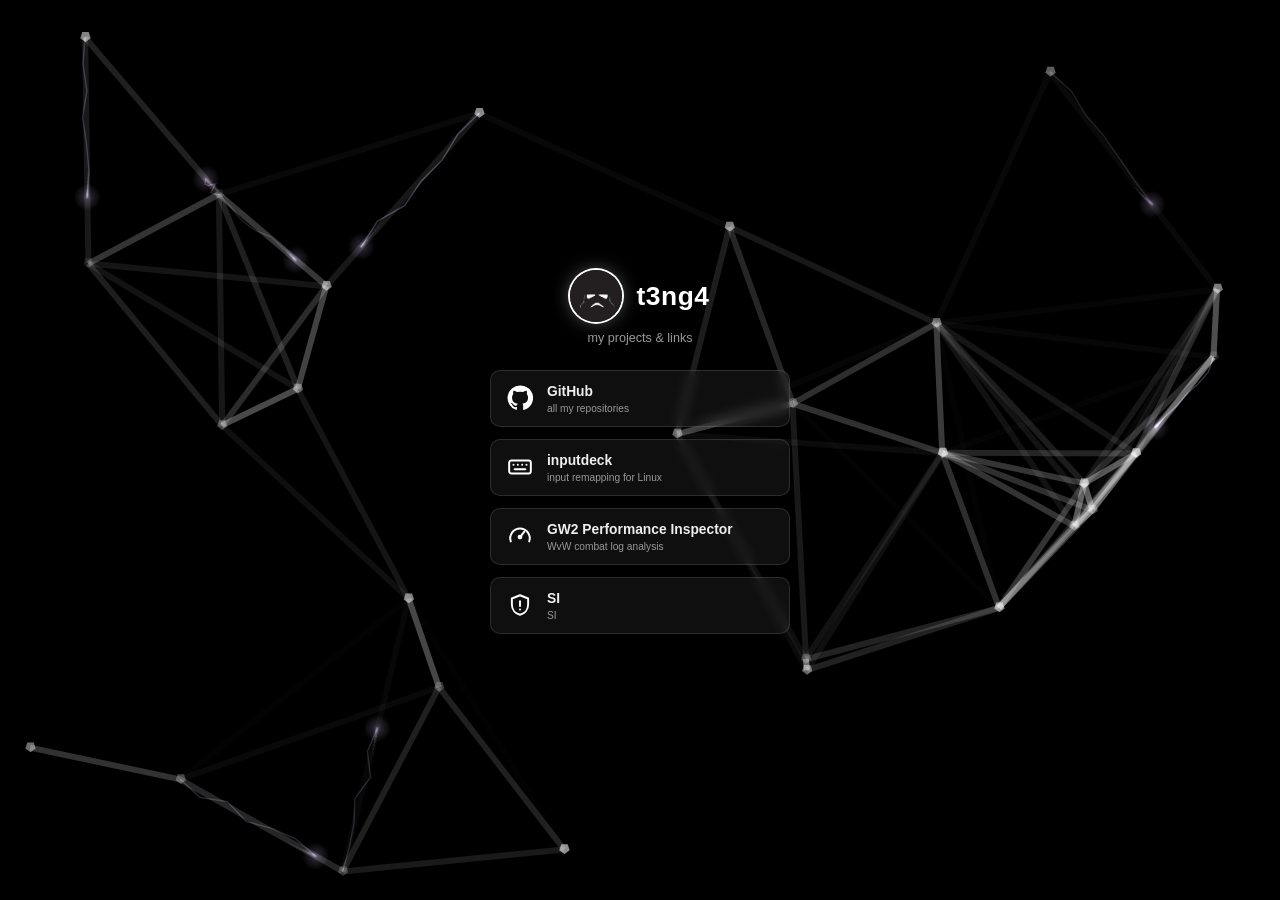
<file: index.html>
<!DOCTYPE html>
<html lang="en">
<head>
  <meta charset="utf-8">
  <title>t3ng4</title>
  <meta name="description" content="here my link tree.">
  <meta name="author" content="t3ng4" />
  <meta name="viewport" content="width=device-width, initial-scale=1.0">
  <link rel="stylesheet" media="screen" href="css/style.css?v=10">
</head>
<body>

<div id="particles-js"></div>

<div class="page">
  <main class="card" id="card"></main>
</div>

<noscript>
  <p class="nojs">This page needs JavaScript. My projects are on <a href="https://github.com/t3ng4">GitHub</a>.</p>
</noscript>

<script src="js/lib/particles.min.js?v=10"></script>
<script src="js/icons.js?v=10"></script>
<script src="js/card.js?v=10"></script>
<script src="js/effects.js?v=10"></script>
<script src="js/network.js?v=10"></script>
<script src="js/app.js?v=10"></script>

</body>
</html>
</file>
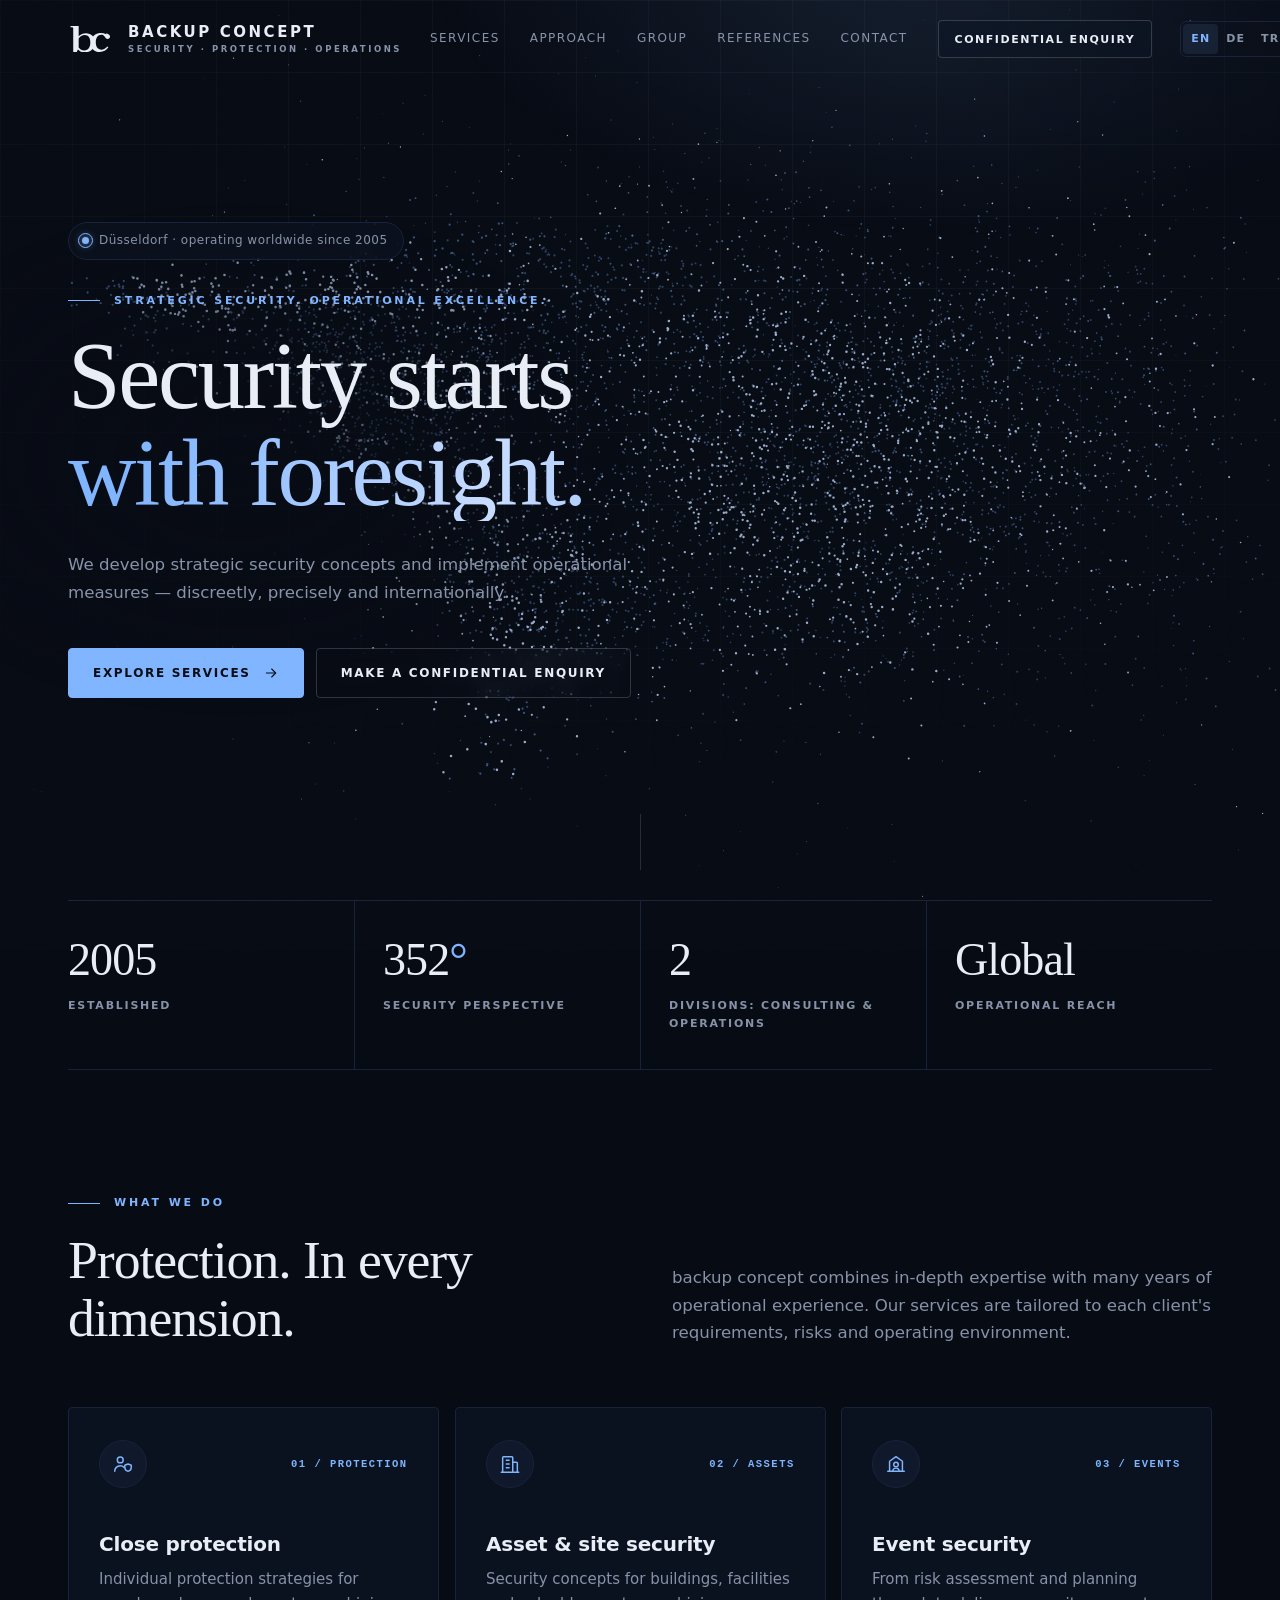
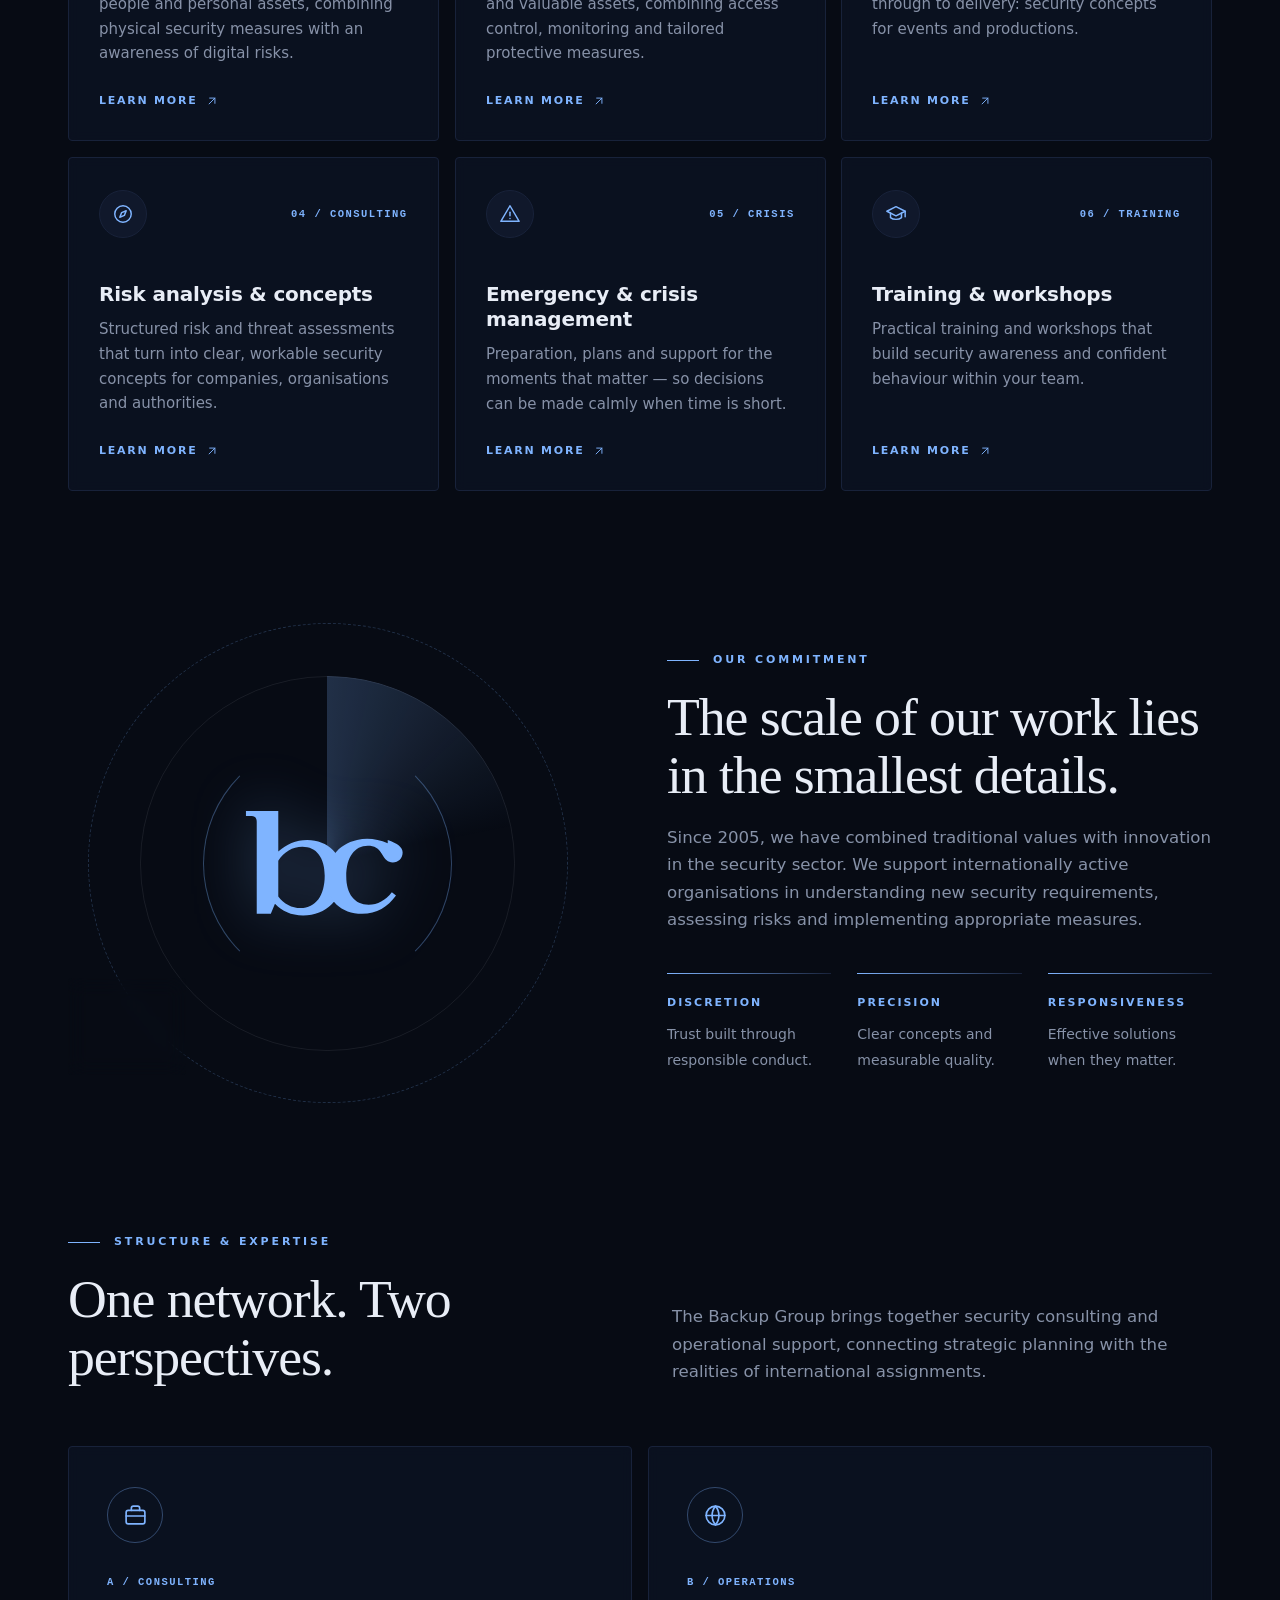
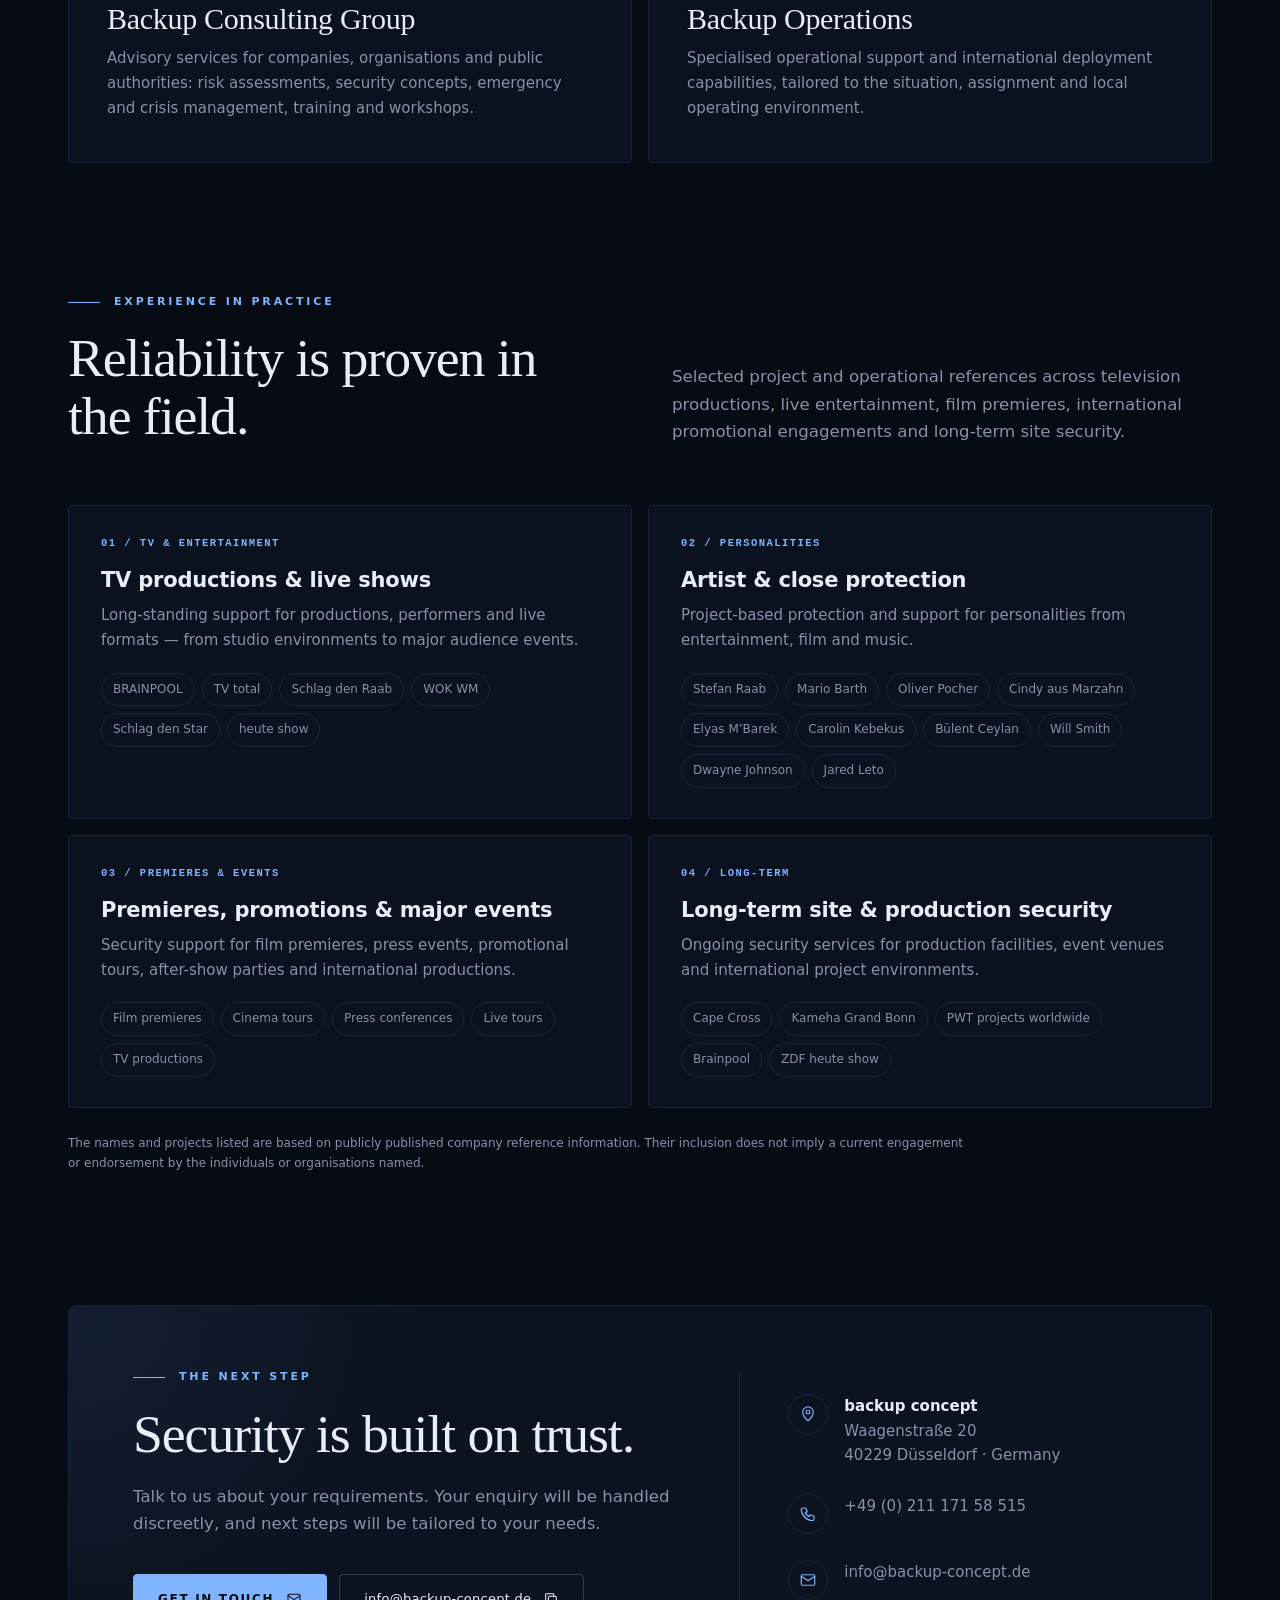
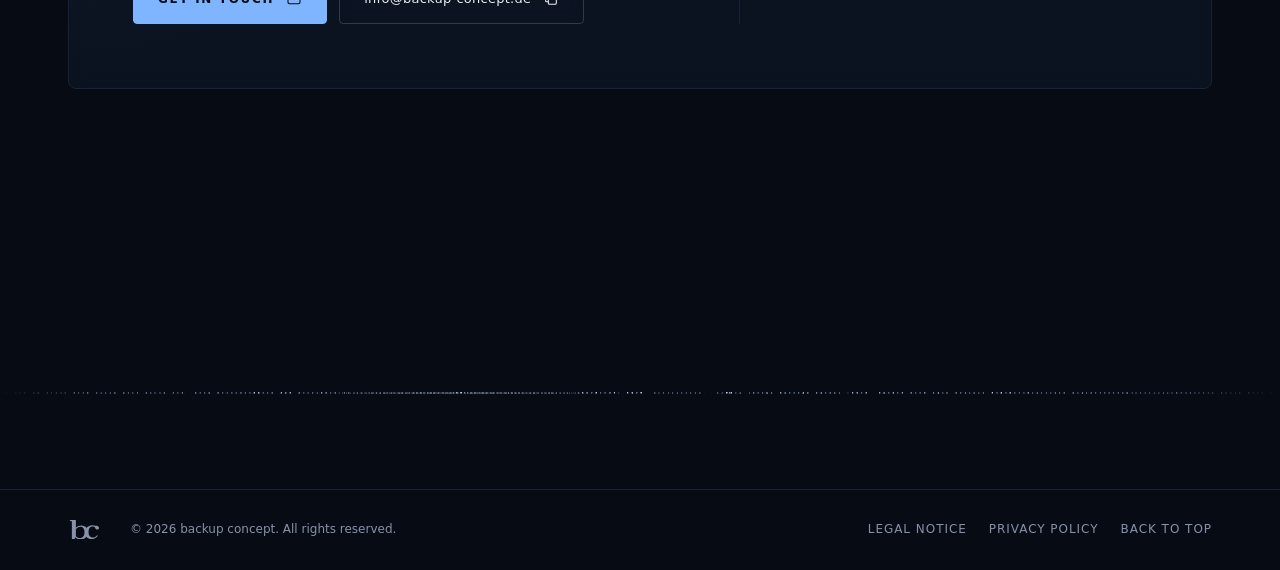
<file: bc/index.html>
<!DOCTYPE html>
<html lang="en" data-mode="dark">
<head>
  <meta charset="utf-8">
  <meta name="viewport" content="width=device-width, initial-scale=1">
  <title>backup concept</title>
  <meta name="description" content="">
  <meta name="color-scheme" content="dark light">
  <meta name="theme-color" content="#0a0f14">
  <link rel="icon" href="data:image/svg+xml,%3Csvg xmlns='http://www.w3.org/2000/svg' viewBox='-20 -45 260 216'%3E%3Crect x='-20' y='-45' width='260' height='216' rx='46' fill='%230a0f14'/%3E%3Cg fill='%23c8a96e'%3E%3Cpath d='M25 13c0-5-2-7-8-7h-5V0h39v49c10-9 21-14 35-14 25 0 43 18 43 43 0 28-20 48-48 48-15 0-25-5-34-14l-5 12H25V13zm26 47v43c7 9 16 14 27 14 18 0 29-15 29-39 0-22-10-35-27-35-12 0-22 6-29 17z'/%3E%3Cpath d='M183 39c-12-5-24-7-37-4-23 5-37 24-37 47 0 26 18 42 43 42 18 0 31-8 41-22l-5-4c-8 10-17 15-28 15-17 0-27-13-27-34 0-23 10-37 26-37 8 0 13 3 17 10 4 7 7 10 13 10 7 0 12-5 12-12 0-6-6-11-18-15z'/%3E%3C/g%3E%3C/svg%3E">
  <link rel="stylesheet" href="css/site.css">
</head>
<body>

<div id="particles-js" aria-hidden="true"></div>
<div class="bg-grid" aria-hidden="true"></div>
<div id="cursor-glow" aria-hidden="true"></div>
<div class="bg-overlay" aria-hidden="true"></div>

<header id="nav" class="nav"></header>
<main id="app"></main>

<div id="skyline-band" class="skyline-band" aria-hidden="true" hidden></div>
<footer id="footer" class="footer"></footer>

<noscript><p class="nojs">This site needs JavaScript. · Diese Seite benötigt JavaScript.</p></noscript>

<script src="js/lib/particles.min.js"></script>
<script src="js/icons.js"></script>
<script src="js/defaults.js"></script>
<script src="js/network.js"></script>
<script src="js/world-data.js"></script>
<script src="js/world.js"></script>
<script src="js/skyline.js"></script>
<script src="js/render.js"></script>
<script src="js/fx.js"></script>
<script src="js/app.js"></script>
</body>
</html>
</file>
<file: css/style.css>
html,body,div,span,object,iframe,h1,h2,h3,h4,h5,h6,p,blockquote,pre,abbr,address,cite,code,del,dfn,em,img,ins,kbd,q,samp,small,strong,sub,sup,var,b,i,dl,dt,dd,ol,ul,li,fieldset,form,label,legend,table,caption,tbody,tfoot,thead,tr,th,td,article,aside,canvas,details,figcaption,figure,footer,header,hgroup,menu,nav,section,summary,time,mark,audio,video{margin:0;padding:0;border:0;outline:0;font-size:100%;vertical-align:baseline;background:transparent}
body{line-height:1}
article,aside,details,figcaption,figure,footer,header,hgroup,menu,nav,section{display:block}
nav ul{list-style:none}
blockquote,q{quotes:none}
blockquote:before,blockquote:after,q:before,q:after{content:none}
a{margin:0;padding:0;font-size:100%;vertical-align:baseline;background:transparent;text-decoration:none}
mark{background-color:#ff9;color:#000;font-style:italic;font-weight:bold}
del{text-decoration:line-through}
abbr[title],dfn[title]{border-bottom:1px dotted;cursor:help}
table{border-collapse:collapse;border-spacing:0}
hr{display:block;height:1px;border:0;border-top:1px solid #ccc;margin:1em 0;padding:0}
input,select{vertical-align:middle}
li{list-style:none}

html,body{
	width:100%;
	height:100%;
	background:#000;
}

html{
  -webkit-tap-highlight-color: rgba(0, 0, 0, 0);
}

body{
  font:normal 75% Arial, Helvetica, sans-serif;
}

canvas{
  display:block;
  vertical-align:bottom;
}

#particles-js{
  position: fixed;
  inset: 0;
  z-index: 0;
  background-color: #000000;
}

.page{
  position: relative;
  z-index: 2;
  min-height: 100vh;
  display: flex;
  align-items: center;
  justify-content: center;
  padding: 40px 16px;
  box-sizing: border-box;
  pointer-events: none;
}

.card{
  --accent: #ffffff;
  --accent-rgb: 255,255,255;
  --card-bg: transparent;
  --link-bg: #2e2e2e;
  --avatar-size: 52px;
  --avatar-radius: 50%;
  --ring: 0 0 0 2px var(--accent);
  --av-int: .5;
  --av-speed: 1;
  position: relative;
  pointer-events: auto;
  width: min(340px, 100%);
  padding: 24px 20px 20px;
  box-sizing: border-box;
  background: var(--card-bg);
  border-radius: 12px;
  text-align: center;
  color: #ddd;
  font-family: "Source Sans Pro", Helvetica, Arial, sans-serif;
}

.card.columns{
  width: min(780px, 100%);
}

.card .card-head{
  display: flex;
  align-items: center;
  justify-content: center;
  gap: 14px;
  margin-bottom: 8px;
}

.card .avatar-wrap{
  position: relative;
  display: inline-flex;
  flex: none;
}

.card .avatar-wrap[hidden]{
  display: none;
}

.card .avatar{
  width: var(--avatar-size);
  height: var(--avatar-size);
  border-radius: var(--avatar-radius);
  object-fit: cover;

  box-shadow: 0 0 0 2px var(--accent), 0 0 18px rgba(var(--accent-rgb), .35);
}

.card.no-ring{
  --ring: 0 0 0 0 transparent;
}

.card.no-ring .avatar{
  box-shadow: none;
}

.card.avatar-pulse .avatar{
  animation: fx-av-pulse calc(2.6s / var(--av-speed)) ease-in-out infinite;
}

.card.avatar-glow .avatar{
  box-shadow: var(--ring),
              0 0 calc(10px + 40px * var(--av-int)) rgba(var(--accent-rgb), calc(.3 + .6 * var(--av-int)));
}

.card.avatar-rotate .avatar-wrap::before{
  content: "";
  position: absolute;
  inset: calc(-4px - 8px * var(--av-int));
  border-radius: var(--avatar-radius);
  border: 2px dashed rgba(var(--accent-rgb), calc(.4 + .6 * var(--av-int)));
  animation: fx-spin calc(14s / var(--av-speed)) linear infinite;
}

.card.avatar-spin-ring .avatar-wrap::before,
.card.avatar-rainbow .avatar-wrap::before{
  content: "";
  position: absolute;
  inset: calc(-3px - 6px * var(--av-int));
  border-radius: 50%;
  background: conic-gradient(var(--accent), transparent 70%, var(--accent));
  -webkit-mask: radial-gradient(farthest-side, transparent calc(100% - 3px), #000 calc(100% - 3px));
  mask: radial-gradient(farthest-side, transparent calc(100% - 3px), #000 calc(100% - 3px));
  opacity: calc(.4 + .6 * var(--av-int));
  animation: fx-spin calc(3s / var(--av-speed)) linear infinite;
}

.card.avatar-rainbow .avatar-wrap::before{
  background: conic-gradient(#ff595e, #ffca3a, #8ac926, #1982c4, #6a4c93, #ff595e);
}

.card.avatar-orbit .avatar-wrap::after{
  content: "";
  position: absolute;
  inset: calc(-6px - 10px * var(--av-int));
  border-radius: 50%;
  background: radial-gradient(circle at 50% 4px, var(--accent) 0 3px, rgba(var(--accent-rgb), .3) 4px 6px, transparent 7px);
  animation: fx-spin calc(4s / var(--av-speed)) linear infinite;
}

.card.avatar-breathe .avatar{
  animation: fx-av-breathe calc(4s / var(--av-speed)) ease-in-out infinite;
}

.card.avatar-float .avatar-wrap{
  animation: fx-av-float calc(3s / var(--av-speed)) ease-in-out infinite;
}

.card.avatar-heartbeat .avatar{
  animation: fx-av-heart calc(1.4s / var(--av-speed)) ease-in-out infinite;
}

.card.avatar-wobble .avatar{
  animation: fx-av-wobble calc(2.4s / var(--av-speed)) ease-in-out infinite;
}

.card h1{
  font-size: 2.2em;
  font-weight: bold;
  color: #fff;
  letter-spacing: .02em;
}

.card .tagline{
  min-height: 1.4em;
  font-size: 1.05em;
  line-height: 1.4;
  color: #999;
  margin-bottom: 22px;
}

.card .tagline.typing::after{
  content: "\258D";
  margin-left: 1px;
  color: var(--accent);
  animation: fx-blink .8s steps(1) infinite;
}

.card .sections{
  display: grid;
  gap: 20px;
}

.card.columns .sections{
  grid-template-columns: repeat(auto-fit, minmax(240px, 1fr));
  align-items: start;
}

.card .section-title{
  margin: 0 0 8px 4px;
  font-size: .8em;
  font-weight: bold;
  text-align: left;
  text-transform: uppercase;
  letter-spacing: .14em;
  color: #888;
}

.card.no-section-titles .section-title{
  display: none;
}

.card .links{
  display: grid;
  gap: 12px;
}

.card .links a{
  display: flex;
  align-items: center;
  gap: 14px;
  padding: 12px 16px;
  text-align: left;
  color: #eee;
  background: rgba(255,255,255,.06);
  border: 1px solid rgba(255,255,255,.12);
  border-radius: 10px;
  -webkit-backdrop-filter: blur(6px);
  backdrop-filter: blur(6px);
  transition: transform .18s, border-color .18s, box-shadow .18s, background .18s;
}

.card:not(.btn-glass):not(.btn-pill) .links a{
  -webkit-backdrop-filter: none;
  backdrop-filter: none;
}

.card.btn-solid .links a{
  background: var(--link-bg);
  border-color: transparent;
}

.card.btn-outline .links a{
  background: transparent;
  border-color: rgba(var(--accent-rgb), .55);
}

.card.btn-minimal .links a{
  background: transparent;
  border-color: transparent;
}

.card.btn-minimal .links a:hover,
.card.btn-minimal .links a:focus-visible{
  background: rgba(255,255,255,.05);
}

.card.btn-neon .links a{
  background: rgba(0,0,0,.4);
  border-color: var(--accent);
  box-shadow: 0 0 10px rgba(var(--accent-rgb), .45), inset 0 0 10px rgba(var(--accent-rgb), .15);
}

.card.btn-neon .links .name{
  text-shadow: 0 0 8px rgba(var(--accent-rgb), .7);
}

.card.btn-gradient .links a{
  background: linear-gradient(135deg, rgba(var(--accent-rgb), .32), var(--link-bg) 75%);
  border-color: transparent;
}

.card.btn-pill .links a{
  border-radius: 999px;
  padding: 10px 22px;
}

.card.btn-brutal .links a{
  background: var(--link-bg);
  border: 2px solid var(--accent);
  border-radius: 0;
  box-shadow: 4px 4px 0 var(--accent);
}

.card.btn-terminal .links a{
  background: rgba(0,0,0,.6);
  border: 1px dashed rgba(var(--accent-rgb), .6);
  border-radius: 2px;
  font-family: ui-monospace, "DejaVu Sans Mono", Consolas, monospace;
}

.card.btn-terminal .links .name::before{
  content: "> ";
  color: var(--accent);
}

.card .links a{
  position: relative;
}

.card .links .icon{
  transition: transform .5s;
}

.card.hover-lift .links a:hover,
.card.hover-lift .links a:focus-visible{
  transform: translateY(-2px);
  border-color: var(--accent);
  box-shadow: 0 6px 22px rgba(var(--accent-rgb), .35);
}

.card.hover-fill .links a:hover,
.card.hover-fill .links a:focus-visible{
  background: rgba(var(--accent-rgb), .18);
  border-color: var(--accent);
}

.card .links .name{
  background-image: linear-gradient(var(--accent), var(--accent));
  background-repeat: no-repeat;
  background-position: 0 100%;
  background-size: 0 0;
  transition: background-size .25s;
}

.card.hover-underline .links .name{
  background-size: 0 2px;
}

.card.hover-underline .links a:hover .name,
.card.hover-underline .links a:focus-visible .name{
  background-size: 100% 2px;
}

.card.hover-grow .links a:hover,
.card.hover-grow .links a:focus-visible{
  transform: scale(1.04);
  border-color: var(--accent);
}

.card.hover-glow .links a:hover,
.card.hover-glow .links a:focus-visible{
  border-color: var(--accent);
  box-shadow: 0 0 24px rgba(var(--accent-rgb), .5), inset 0 0 12px rgba(var(--accent-rgb), .12);
}

.card.hover-shine .links a{
  overflow: hidden;
}

.card.hover-shine .links a::after{
  content: "";
  position: absolute;
  top: 0;
  bottom: 0;
  left: -60%;
  width: 40%;
  background: linear-gradient(100deg, transparent, rgba(255,255,255,.28), transparent);
  transform: skewX(-20deg);
  transition: left .6s;
  pointer-events: none;
}

.card.hover-shine .links a:hover::after,
.card.hover-shine .links a:focus-visible::after{
  left: 130%;
}

.card.hover-shine .links a:hover,
.card.hover-shine .links a:focus-visible{
  border-color: var(--accent);
}

.card.hover-slide .links a:hover,
.card.hover-slide .links a:focus-visible{
  transform: translateX(6px);
  border-color: var(--accent);
}

.card.hover-bar .links a::before{
  content: "";
  position: absolute;
  left: 0;
  top: 18%;
  bottom: 18%;
  width: 3px;
  border-radius: 2px;
  background: var(--accent);
  transform: scaleY(0);
  transition: transform .2s;
}

.card.hover-bar .links a:hover::before,
.card.hover-bar .links a:focus-visible::before{
  transform: scaleY(1);
}

.card.hover-tilt .links a{
  transform: perspective(500px) rotateX(var(--rx, 0deg)) rotateY(var(--ry, 0deg));
  transition: transform .08s, border-color .18s, box-shadow .18s, background .18s;
}

.card.hover-tilt .links a:hover,
.card.hover-tilt .links a:focus-visible{
  border-color: var(--accent);
  box-shadow: 0 8px 24px rgba(var(--accent-rgb), .3);
}

.card.hover-wiggle .links a:hover,
.card.hover-wiggle .links a:focus-visible{
  border-color: var(--accent);
  animation: fx-wiggle .45s ease-in-out;
}

.card.hover-icon-spin .links a:hover .icon,
.card.hover-icon-spin .links a:focus-visible .icon{
  transform: rotate(360deg);
}

.card.hover-icon-spin .links a:hover,
.card.hover-icon-spin .links a:focus-visible{
  border-color: var(--accent);
}

.card .links a:focus-visible{
  outline: none;
  border-color: var(--accent);
}

.card.btn-brutal.hover-lift .links a:hover,
.card.btn-brutal.hover-lift .links a:focus-visible{
  transform: translate(-2px, -2px);
  box-shadow: 6px 6px 0 var(--accent);
}

.card.btn-neon .links a:hover,
.card.btn-neon .links a:focus-visible{
  box-shadow: 0 0 18px rgba(var(--accent-rgb), .7), inset 0 0 14px rgba(var(--accent-rgb), .25);
}

.card .links .icon{
  width: 26px;
  height: 26px;
  flex: none;
  color: var(--accent);
}

.card .links .name{
  font-size: 1.15em;
  font-weight: bold;
  line-height: 1.3;
}

.card .links .desc{
  display: block;
  font-size: .85em;
  color: #999;
  margin-top: 2px;
}

.card .badge{
  display: inline-block;
  margin-left: 6px;
  padding: 2px 6px;
  font-size: .62em;
  font-weight: bold;
  letter-spacing: .06em;
  text-transform: uppercase;
  vertical-align: 2px;
  color: var(--accent);
  border: 1px solid rgba(var(--accent-rgb), .6);
  border-radius: 999px;
}

.card.no-icons .links .icon{ display: none; }
.card.no-icons .links a{ justify-content: center; text-align: center; }
.card.no-desc .links .desc{ display: none; }

.card .socials{
  display: flex;
  flex-wrap: wrap;
  justify-content: center;
  gap: 10px;
  margin-top: 20px;
}

.card .socials.pos-top-left,
.card .socials.pos-top-right,
.card .socials.pos-bottom-left,
.card .socials.pos-bottom-right{
  position: fixed;
  z-index: 4;
  margin: 0;
}

.card .socials.pos-top-left     { top: 16px;    left: 16px; }
.card .socials.pos-top-right    { top: 16px;    right: 16px; }
.card .socials.pos-bottom-left  { bottom: 16px; left: 16px; }
.card .socials.pos-bottom-right { bottom: 16px; right: 16px; }

.card .social{
  display: inline-flex;
  align-items: center;
  justify-content: center;
  width: 40px;
  height: 40px;
  color: #ddd;
  background: rgba(255,255,255,.06);
  border: 1px solid rgba(255,255,255,.12);
  border-radius: 50%;
  transition: transform .18s, border-color .18s, box-shadow .18s, color .18s, background .18s;
}

.card .social .icon{
  width: 19px;
  height: 19px;
}

.card .social .icon{
  transition: transform .6s;
}

.card .social:focus-visible{
  outline: none;
}

.card.soc-lift .social:hover,
.card.soc-lift .social:focus-visible{
  color: var(--accent);
  transform: translateY(-2px);
  border-color: var(--accent);
  box-shadow: 0 4px 16px rgba(var(--accent-rgb), .35);
}

.card.soc-glow .social:hover,
.card.soc-glow .social:focus-visible{
  color: var(--accent);
  border-color: var(--accent);
  box-shadow: 0 0 18px rgba(var(--accent-rgb), .6), inset 0 0 8px rgba(var(--accent-rgb), .2);
}

.card.soc-brand .social:hover,
.card.soc-brand .social:focus-visible{
  color: var(--brand, var(--accent));
  border-color: var(--brand, var(--accent));
  transform: translateY(-2px);
  box-shadow: 0 4px 16px color-mix(in srgb, var(--brand, var(--accent)) 45%, transparent);
}

.card.soc-grow .social:hover,
.card.soc-grow .social:focus-visible{
  color: var(--accent);
  border-color: var(--accent);
  transform: scale(1.15);
}

.card.soc-spin .social:hover,
.card.soc-spin .social:focus-visible{
  color: var(--accent);
  border-color: var(--accent);
}

.card.soc-spin .social:hover .icon,
.card.soc-spin .social:focus-visible .icon{
  transform: rotate(360deg);
}

.card.soc-bounce .social:hover,
.card.soc-bounce .social:focus-visible{
  color: var(--accent);
  border-color: var(--accent);
  animation: fx-soc-bounce .6s ease-out;
}

.card.soc-fill .social:hover,
.card.soc-fill .social:focus-visible{
  color: #111;
  background: var(--accent);
  border-color: var(--accent);
}

.card.entering [style*="--i"]{
  animation-duration: var(--enter-dur, .6s);
  animation-timing-function: cubic-bezier(.2,.7,.3,1);
  animation-fill-mode: backwards;
  animation-delay: calc(var(--i) * 80ms);
}

.card.enter-fade        [style*="--i"]{ animation-name: fx-in-fade; }
.card.enter-slide       [style*="--i"]{ animation-name: fx-in-slide; }
.card.enter-slide-down  [style*="--i"]{ animation-name: fx-in-slide-down; }
.card.enter-slide-left  [style*="--i"]{ animation-name: fx-in-slide-left; }
.card.enter-slide-right [style*="--i"]{ animation-name: fx-in-slide-right; }
.card.enter-zoom        [style*="--i"]{ animation-name: fx-in-zoom; }
.card.enter-pop         [style*="--i"]{ animation-name: fx-in-pop; }
.card.enter-blur        [style*="--i"]{ animation-name: fx-in-blur; }
.card.enter-flip        [style*="--i"]{ animation-name: fx-in-flip; }
.card.enter-drop        [style*="--i"]{ animation-name: fx-in-drop; }

.fx-glow{
  position: fixed;
  inset: 0;
  z-index: 1;
  pointer-events: none;
  opacity: 0;
  transition: opacity .3s;
  background: radial-gradient(circle var(--glow-size, 300px) at var(--x, 50%) var(--y, 50%),
              rgba(var(--glow-rgb, 255,255,255), var(--glow-opacity, .12)), transparent 70%);
}

.fx-glow.active{
  opacity: 1;
}

.fx-overlay{
  position: fixed;
  inset: 0;
  z-index: 3;
  pointer-events: none;
}

.fx-overlay.scanlines{
  background: repeating-linear-gradient(to bottom, rgba(255,255,255,.08) 0 1px, transparent 1px 3px);
}

.fx-overlay.grain{
  inset: -40px;
  background-image: url("data:image/svg+xml;utf8,<svg xmlns='http://www.w3.org/2000/svg' width='180' height='180'><filter id='n'><feTurbulence type='fractalNoise' baseFrequency='.85' numOctaves='2' stitchTiles='stitch'/></filter><rect width='100%' height='100%' filter='url(%23n)' opacity='.45'/></svg>");
  animation: fx-grain .9s steps(5) infinite;
}

.fx-glow[hidden],
.fx-overlay[hidden]{
  display: none;
}

.fx-ripple{
  position: fixed;
  z-index: 1;
  width: 20px;
  height: 20px;
  margin: -10px 0 0 -10px;
  border-radius: 50%;
  border: 2px solid rgba(var(--ripple-rgb, 255,255,255), .8);
  pointer-events: none;
  animation: fx-ripple .8s ease-out forwards;
}

@keyframes fx-in-fade        { from { opacity: 0; } }
@keyframes fx-in-slide       { from { opacity: 0; transform: translateY(16px); } }
@keyframes fx-in-slide-down  { from { opacity: 0; transform: translateY(-16px); } }
@keyframes fx-in-slide-left  { from { opacity: 0; transform: translateX(30px); } }
@keyframes fx-in-slide-right { from { opacity: 0; transform: translateX(-30px); } }
@keyframes fx-in-zoom        { from { opacity: 0; transform: scale(.85); } }
@keyframes fx-in-blur        { from { opacity: 0; filter: blur(10px); } }
@keyframes fx-in-flip        { from { opacity: 0; transform: perspective(600px) rotateX(-80deg); } }
@keyframes fx-in-pop{
  0%   { opacity: 0; transform: scale(.6); }
  70%  { opacity: 1; transform: scale(1.06); }
  100% { transform: scale(1); }
}
@keyframes fx-in-drop{
  0%   { opacity: 0; transform: translateY(-40px); }
  60%  { opacity: 1; transform: translateY(6px); }
  80%  { transform: translateY(-2px); }
  100% { transform: translateY(0); }
}

@keyframes fx-wiggle{
  0%, 100% { transform: rotate(0); }
  25%      { transform: rotate(-2deg); }
  75%      { transform: rotate(2deg); }
}
@keyframes fx-soc-bounce{
  0%, 100% { transform: translateY(0); }
  30%      { transform: translateY(-7px); }
  50%      { transform: translateY(0); }
  70%      { transform: translateY(-3px); }
}

@keyframes fx-av-pulse{
  0%, 100% { box-shadow: var(--ring), 0 0 calc(4px + 8px * var(--av-int)) rgba(var(--accent-rgb), .25); }
  50%      { box-shadow: var(--ring), 0 0 calc(12px + 36px * var(--av-int)) rgba(var(--accent-rgb), calc(.35 + .5 * var(--av-int))); }
}
@keyframes fx-av-breathe{
  50% { transform: scale(calc(1 + .12 * var(--av-int))); }
}
@keyframes fx-av-float{
  50% { transform: translateY(calc(-12px * var(--av-int))); }
}
@keyframes fx-av-heart{
  0%, 40%, 100% { transform: scale(1); }
  12%           { transform: scale(calc(1 + .14 * var(--av-int))); }
  26%           { transform: scale(calc(1 + .07 * var(--av-int))); }
}
@keyframes fx-av-wobble{
  25% { transform: rotate(calc(-12deg * var(--av-int))); }
  75% { transform: rotate(calc(12deg * var(--av-int))); }
}
@keyframes fx-spin   { to { transform: rotate(360deg); } }
@keyframes fx-blink  { 50% { opacity: 0; } }
@keyframes fx-ripple { from { transform: scale(.3); opacity: 1; } to { transform: scale(7); opacity: 0; } }
@keyframes fx-grain{
  0%   { transform: translate(0, 0); }
  20%  { transform: translate(-12px, 8px); }
  40%  { transform: translate(10px, -14px); }
  60%  { transform: translate(-6px, 16px); }
  80%  { transform: translate(14px, 4px); }
  100% { transform: translate(0, 0); }
}

@media (prefers-reduced-motion: reduce){
  .card *, .card *::before, .card *::after, .fx-overlay, .fx-ripple{
    animation: none !important;
  }
}

.nojs{
  position: relative;
  z-index: 2;
  padding: 40px 16px;
  text-align: center;
  color: #999;
  font-size: 1.2em;
}

.nojs a{
  color: #fff;
  text-decoration: underline;
}
</file>
<file: bc/css/site.css>
:root {
  --background: #0a0f14;  --background-rgb: 10,15,20;
  --surface: #101820;     --surface-rgb: 16,24,32;
  --text: #eef1f2;        --text-rgb: 238,241,242;
  --muted: #97a3ac;       --muted-rgb: 151,163,172;
  --accent: #c8a96e;      --accent-rgb: 200,169,110;
  --accent2: #e9d6ab;     --accent2-rgb: 233,214,171;
  --border: #1d2832;      --border-rgb: 29,40,50;
  --radius: 4px;
  --maxw: 1200px;
  --space: 120px;
  --font-sans: system-ui, -apple-system, "Segoe UI", Roboto, sans-serif;
  --font-display: "Iowan Old Style", "Palatino Linotype", Palatino, Georgia, serif;
  --font-mono: ui-monospace, "JetBrains Mono", "Cascadia Code", Menlo, Consolas, monospace;
  --grid-opacity: .035;
  --top-glow: .3;
  --overlay-opacity: .12;
  --cursor-size: 560px;
  --hero-image: none;
  --hero-image-opacity: .22;
  --hero-scrim: .8;
  --shadow: 0 30px 80px -30px rgba(0, 0, 0, .65);
  --ease: cubic-bezier(.2, .7, .2, 1);
}

:root[data-mode="light"] { --shadow: 0 30px 70px -34px rgba(20, 28, 34, .28); }

*, *::before, *::after { box-sizing: border-box; }

html { scroll-behavior: smooth; scroll-padding-top: 84px; }

body {
  margin: 0;
  min-height: 100vh;
  background: var(--background);
  color: var(--text);
  font: 400 16px/1.65 var(--font-sans);
  -webkit-font-smoothing: antialiased;
  overflow-x: hidden;
  transition: background-color .5s var(--ease), color .5s var(--ease);
}

body.booting { transition: none; }

a { color: inherit; text-decoration: none; }
h1, h2, h3, p, ol, ul { margin: 0; padding: 0; }
ol, ul { list-style: none; }
button { font: inherit; color: inherit; }
::selection { background: rgba(var(--accent-rgb), .3); color: var(--text); }

:focus-visible { outline: 2px solid var(--accent); outline-offset: 3px; border-radius: 3px; }

.wrap { width: 100%; max-width: var(--maxw); margin: 0 auto; padding: 0 28px; }

#app, #footer { position: relative; z-index: 2; }

#particles-js {
  position: fixed;
  inset: 0;
  z-index: 0;
  transition: opacity .25s linear;
}
#particles-js canvas { display: block; }

.skyline-band {
  position: relative;
  z-index: 1;
  height: var(--skyline-band-h, 320px);
  margin-top: -40px;
  pointer-events: none;
  -webkit-mask-image: linear-gradient(90deg, transparent, #000 8%, #000 92%, transparent);
  mask-image: linear-gradient(90deg, transparent, #000 8%, #000 92%, transparent);
}
.skyline-band[hidden] { display: none; }
.skyline-band canvas { position: absolute; inset: 0; display: block; }

.bg-grid {
  position: fixed;
  inset: 0;
  z-index: 1;
  pointer-events: none;
  background:
    radial-gradient(ellipse 60% 45% at 75% -5%, rgba(var(--accent-rgb), calc(var(--top-glow) * .4)), transparent 70%),
    linear-gradient(rgba(var(--text-rgb), var(--grid-opacity)) 1px, transparent 1px) 0 0 / 72px 72px,
    linear-gradient(90deg, rgba(var(--text-rgb), var(--grid-opacity)) 1px, transparent 1px) 0 0 / 72px 72px;
  -webkit-mask-image: radial-gradient(ellipse 90% 75% at 50% 20%, #000 30%, transparent 100%);
  mask-image: radial-gradient(ellipse 90% 75% at 50% 20%, #000 30%, transparent 100%);
}

#cursor-glow {
  position: fixed;
  top: 0;
  left: 0;
  z-index: 1;
  width: var(--cursor-size);
  height: var(--cursor-size);
  margin: calc(var(--cursor-size) / -2) 0 0 calc(var(--cursor-size) / -2);
  border-radius: 50%;
  pointer-events: none;
  background: radial-gradient(circle, rgba(var(--accent-rgb), .075), transparent 65%);
  opacity: 0;
  transition: opacity .3s;
  will-change: transform;
}
body.fx-cursor #cursor-glow { opacity: 1; }
@media (hover: none) { body.fx-cursor #cursor-glow { opacity: 0; } }

.bg-overlay {
  position: fixed;
  inset: 0;
  z-index: 50;
  pointer-events: none;
  opacity: var(--overlay-opacity);
  display: none;
}
body.fx-scanlines .bg-overlay {
  display: block;
  background: repeating-linear-gradient(to bottom, rgba(var(--text-rgb), .05) 0 1px, transparent 1px 3px);
}
body.fx-noise .bg-overlay {
  display: block;
  inset: -50px;
  background-image: url("data:image/svg+xml;utf8,<svg xmlns='http://www.w3.org/2000/svg' width='160' height='160'><filter id='n'><feTurbulence type='fractalNoise' baseFrequency='.9' numOctaves='2' stitchTiles='stitch'/></filter><rect width='100%' height='100%' filter='url(%23n)' opacity='.35'/></svg>");
  animation: noise 1s steps(4) infinite;
  mix-blend-mode: overlay;
}
@keyframes noise {
  0% { transform: translate(0, 0); }
  25% { transform: translate(-14px, 9px); }
  50% { transform: translate(11px, -12px); }
  75% { transform: translate(-6px, 15px); }
  100% { transform: translate(0, 0); }
}

.eyebrow {
  display: flex;
  align-items: center;
  gap: 14px;
  font: 600 11px/1.3 var(--font-sans);
  letter-spacing: .26em;
  text-transform: uppercase;
  color: var(--accent);
  margin-bottom: 20px;
}

body.eyebrow-line .eyebrow::before { content: ""; flex: none; width: 32px; height: 1px; background: currentColor; }
body.eyebrow-slashes .eyebrow::before { content: "//"; opacity: .55; letter-spacing: 0; font-family: var(--font-mono); }
body.eyebrow-dot .eyebrow::before { content: ""; flex: none; width: 6px; height: 6px; background: currentColor; transform: rotate(45deg); }

.h1 {
  font: 500 clamp(44px, 7.4vw, 104px)/1.02 var(--font-display);
  letter-spacing: -.025em;
  margin-bottom: 30px;
}
.h1-line { display: block; }
.h2 {
  font: 500 clamp(32px, 4.2vw, 56px)/1.08 var(--font-display);
  letter-spacing: -.02em;
}
.h3 { font-size: 20px; font-weight: 600; line-height: 1.25; letter-spacing: -.01em; margin-bottom: 10px; }
.h3.big { font: 500 clamp(24px, 2.4vw, 30px)/1.15 var(--font-display); letter-spacing: -.01em; }

.lead { font-size: clamp(16px, 1.3vw, 18px); color: var(--muted); max-width: 60ch; }
.section-head > div + .lead { margin-top: 20px; }
.muted { color: var(--muted); font-size: 15px; }

.accent-text {
  background: linear-gradient(100deg, var(--accent) 10%, var(--accent2) 60%, var(--accent));
  -webkit-background-clip: text;
  background-clip: text;
  color: transparent;
}

.words .w {
  display: inline-block;
  overflow: hidden;
  vertical-align: top;
  padding-bottom: .12em;
  margin-bottom: -.12em;
}
.words .w > span {
  display: inline-block;
  transform: translateY(108%);
  transition: transform 1s var(--ease);
  transition-delay: calc(var(--i, 0) * 70ms + 80ms);
}
.words.go .w > span { transform: none; }

.accent-text.words { background: none; }
.accent-text.words .w > span {
  background: linear-gradient(100deg, var(--accent) 10%, var(--accent2) 60%, var(--accent));
  -webkit-background-clip: text;
  background-clip: text;
  color: transparent;
}

[data-title] { font-variant-ligatures: none; }

.btn {
  position: relative;
  display: inline-flex;
  align-items: center;
  gap: 12px;
  height: 50px;
  padding: 0 24px;
  overflow: hidden;
  border: 1px solid rgba(var(--text-rgb), .18);
  border-radius: var(--radius);
  background: rgba(var(--surface-rgb), .45);
  color: var(--text);
  font: 600 12px/1 var(--font-sans);
  letter-spacing: .14em;
  text-transform: uppercase;
  white-space: nowrap;
  cursor: pointer;
  backdrop-filter: blur(8px);
  transition: border-color .3s, background .3s, color .3s, transform .3s var(--ease), box-shadow .3s;
}
.btn:hover { border-color: rgba(var(--accent-rgb), .7); color: var(--accent); transform: translateY(-2px); }
.btn .btn-icon { width: 16px; height: 16px; flex: none; transition: transform .3s var(--ease); }
.btn:hover .btn-icon { transform: translateX(3px); }

.btn::after {
  content: "";
  position: absolute;
  top: 0;
  bottom: 0;
  left: -70%;
  width: 50%;
  background: linear-gradient(100deg, transparent, rgba(255, 255, 255, .28), transparent);
  transform: skewX(-20deg);
  transition: left .75s var(--ease);
  pointer-events: none;
}
.btn:hover::after { left: 130%; }

.btn-primary {
  background: var(--accent);
  border-color: var(--accent);
  color: var(--background);
}
.btn-primary:hover {
  background: var(--accent2);
  border-color: var(--accent2);
  color: var(--background);
  box-shadow: 0 14px 34px -12px rgba(var(--accent-rgb), .7);
}
:root[data-mode="light"] .btn-primary,
:root[data-mode="light"] .btn-primary:hover { color: #fff; }

.btn-ghost { background: transparent; }
.btn-sm { height: 38px; padding: 0 16px; font-size: 11px; }

.btn.copy { text-transform: none; letter-spacing: .02em; font-size: 13px; font-weight: 500; }
.btn.copied { border-color: var(--accent); color: var(--accent); }
.btn.copied::before { content: attr(data-copied); order: 3; font-size: 11px; opacity: .8; }

.nav {
  position: fixed;
  top: 0;
  left: 0;
  right: 0;
  z-index: 20;
  border-bottom: 1px solid transparent;
  transition: background .4s, border-color .4s, backdrop-filter .4s;
}
.nav.scrolled {
  background: rgba(var(--background-rgb), .78);
  border-bottom-color: rgba(var(--border-rgb), .9);
  backdrop-filter: blur(16px) saturate(1.3);
}
.nav-inner { display: flex; align-items: center; gap: 28px; height: 78px; }

.brand { display: flex; align-items: center; gap: 14px; margin-right: auto; }
.brand-logo { display: block; width: 46px; color: var(--text); transition: color .35s, transform .5s var(--ease); }
.brand-logo .logo-svg, .footer-logo .logo-svg, .emblem-logo .logo-svg { display: block; width: 100%; height: auto; }
.brand:hover .brand-logo { color: var(--accent); transform: translateY(-1px); }
.brand-img { display: block; height: 34px; width: auto; }
.brand-text { display: flex; flex-direction: column; gap: 5px; line-height: 1; white-space: nowrap; }
.brand-name { font-size: 15px; font-weight: 700; letter-spacing: .17em; text-transform: uppercase; }
.brand-text small { font-size: 8.5px; font-weight: 600; letter-spacing: .3em; text-transform: uppercase; color: var(--muted); }

.nav-links { display: flex; align-items: center; gap: 30px; font-size: 12px; letter-spacing: .12em; text-transform: uppercase; }
.nav-links a:not(.btn) {
  position: relative;
  padding: 6px 0;
  color: var(--muted);
  transition: color .25s, text-shadow .25s;
}
.nav-links a:not(.btn):hover,
body.nav-spy .nav-links a.current { color: var(--text); }

body.nav-fx-underline .nav-links a:not(.btn)::after,
body.nav-spy:not(.nav-fx-brackets) .nav-links a.current::after {
  content: "";
  position: absolute;
  left: 0;
  right: 0;
  bottom: 0;
  height: 1px;
  background: linear-gradient(90deg, var(--accent), var(--accent2));
  transform: scaleX(0);
  transform-origin: left;
  transition: transform .4s var(--ease);
}
body.nav-fx-underline .nav-links a:not(.btn):hover::after,
body.nav-spy:not(.nav-fx-brackets) .nav-links a.current::after { transform: scaleX(1); }

body.nav-fx-brackets .nav-links a:not(.btn)::before,
body.nav-fx-brackets .nav-links a:not(.btn)::after {
  position: absolute;
  top: 50%;
  color: var(--accent);
  opacity: 0;
  transform: translateY(-50%);
  transition: opacity .2s, transform .3s var(--ease);
}
body.nav-fx-brackets .nav-links a:not(.btn)::before { content: "["; left: -12px; transform: translate(6px, -50%); }
body.nav-fx-brackets .nav-links a:not(.btn)::after { content: "]"; right: -12px; transform: translate(-6px, -50%); }
body.nav-fx-brackets .nav-links a:not(.btn):hover::before,
body.nav-fx-brackets .nav-links a:not(.btn):hover::after,
body.nav-spy.nav-fx-brackets .nav-links a.current::before,
body.nav-spy.nav-fx-brackets .nav-links a.current::after { opacity: 1; transform: translate(0, -50%); }

body.nav-fx-glow .nav-links a:not(.btn):hover {
  color: var(--accent);
  text-shadow: 0 0 12px rgba(var(--accent-rgb), .7);
}

body.nav-fx-scramble .nav-links a:not(.btn) { font-variant-ligatures: none; }
body.nav-fx-scramble .nav-links a:not(.btn):hover { color: var(--accent); }

body.nav-spy .nav-links a.current { color: var(--accent); }

.controls { display: flex; align-items: center; gap: 8px; }
.lang-switch {
  display: flex;
  padding: 2px;
  border: 1px solid var(--border);
  border-radius: calc(var(--radius) + 2px);
}
.lang-switch button {
  min-width: 34px;
  height: 30px;
  padding: 0 8px;
  border: 0;
  border-radius: var(--radius);
  background: none;
  color: var(--muted);
  font-size: 11px;
  font-weight: 600;
  letter-spacing: .1em;
  cursor: pointer;
  transition: color .25s, background .25s;
}
.lang-switch button:hover { color: var(--text); }
.lang-switch button[aria-pressed="true"] { color: var(--accent); background: rgba(var(--accent-rgb), .1); }

.mode-toggle {
  position: relative;
  display: grid;
  place-items: center;
  width: 36px;
  height: 36px;
  border: 1px solid var(--border);
  border-radius: 50%;
  background: none;
  color: var(--muted);
  cursor: pointer;
  transition: color .25s, border-color .25s, transform .5s var(--ease);
}
.mode-toggle:hover { color: var(--accent); border-color: rgba(var(--accent-rgb), .5); transform: rotate(25deg); }
.mode-toggle .icon { position: absolute; width: 17px; height: 17px; transition: opacity .3s, transform .5s var(--ease); }

.mode-toggle .i-moon { opacity: 0; transform: rotate(-60deg) scale(.6); }
:root[data-mode="light"] .mode-toggle .i-sun { opacity: 0; transform: rotate(60deg) scale(.6); }
:root[data-mode="light"] .mode-toggle .i-moon { opacity: 1; transform: none; }

.nav-toggle { display: none; width: 40px; height: 40px; border: 0; background: none; cursor: pointer; padding: 10px; }
.nav-toggle span { display: block; height: 1.5px; background: var(--text); margin: 6px 0; transition: transform .25s var(--ease); }
body.nav-open .nav-toggle span:first-child { transform: translateY(3.75px) rotate(45deg); }
body.nav-open .nav-toggle span:last-child { transform: translateY(-3.75px) rotate(-45deg); }

.hero {
  position: relative;
  min-height: 100vh;
  min-height: 100svh;
  display: flex;
  align-items: center;
  padding: 130px 0 110px;
}

.hero-media {
  position: absolute;
  inset: 0;
  z-index: -1;
  background: var(--hero-image) center / cover no-repeat;
  opacity: var(--hero-image-opacity);
  -webkit-mask-image: linear-gradient(to bottom, #000 40%, transparent), linear-gradient(to right, transparent, #000 45%);
  -webkit-mask-composite: source-in;
  mask-image: linear-gradient(to bottom, #000 40%, transparent), linear-gradient(to right, transparent, #000 45%);
  mask-composite: intersect;
}
.hero-inner { position: relative; }

.hero-inner::before {
  content: "";
  position: absolute;
  z-index: -1;
  left: -12%;
  top: -18%;
  width: min(900px, 110%);
  height: 136%;
  pointer-events: none;
  background: radial-gradient(ellipse 60% 55% at 38% 50%, rgba(var(--background-rgb), var(--hero-scrim)), transparent 72%);
}
.hero .h1 { max-width: 15ch; }

.status-pill {
  display: inline-flex;
  align-items: center;
  gap: 10px;
  padding: 8px 15px 8px 13px;
  margin-bottom: 34px;
  border: 1px solid var(--border);
  border-radius: 999px;
  background: rgba(var(--surface-rgb), .55);
  backdrop-filter: blur(8px);
  font-size: 12px;
  letter-spacing: .04em;
  color: var(--muted);
}
.pulse-dot {
  position: relative;
  width: 7px;
  height: 7px;
  border-radius: 50%;
  background: var(--accent);
  box-shadow: 0 0 10px var(--accent);
}
.pulse-dot::after {
  content: "";
  position: absolute;
  inset: -4px;
  border-radius: 50%;
  border: 1px solid var(--accent);
  animation: ping 2.4s var(--ease) infinite;
}
@keyframes ping { from { transform: scale(.4); opacity: 1; } to { transform: scale(1.9); opacity: 0; } }

.hero-lead { margin-bottom: 42px; }
.actions { display: flex; flex-wrap: wrap; gap: 12px; }

.scroll-hint {
  position: absolute;
  left: 50%;
  bottom: 30px;
  width: 1px;
  height: 56px;
  background: rgba(var(--text-rgb), .14);
  overflow: hidden;
}
.scroll-hint span {
  position: absolute;
  left: 0;
  top: -40%;
  width: 1px;
  height: 40%;
  background: var(--accent);
  animation: drip 2.2s var(--ease) infinite;
}
@keyframes drip { to { top: 100%; } }

.stats { position: relative; padding: 0 0 calc(var(--space) * .5); }
.stats-grid {
  display: grid;
  grid-template-columns: repeat(auto-fit, minmax(200px, 1fr));
  border-top: 1px solid var(--border);
  border-bottom: 1px solid var(--border);
}
.stat { padding: 36px 28px; border-left: 1px solid var(--border); }
.stat:first-child { border-left: 0; padding-left: 0; }
.stat-value { font: 500 clamp(34px, 3.6vw, 50px)/1 var(--font-display); letter-spacing: -.02em; }
.stat-suffix { color: var(--accent); }
.stat-label { margin-top: 14px; color: var(--muted); font-size: 11px; font-weight: 600; letter-spacing: .16em; text-transform: uppercase; }

.section { position: relative; padding: calc(var(--space) * .55) 0; }
.section:last-child { padding-bottom: var(--space); }
.section-head { margin-bottom: 60px; }

.section-head.split { display: grid; grid-template-columns: 1fr 1fr; gap: 24px 64px; align-items: end; }
.section-head.split > div + .lead { margin-top: 0; }

.card, .group-card, .ref-card {
  position: relative;
  border: 1px solid var(--border);
  border-radius: var(--radius);
  background: rgba(var(--surface-rgb), .72);
  backdrop-filter: blur(6px);
  overflow: hidden;
  isolation: isolate;
  transition: border-color .45s, background .45s, box-shadow .6s var(--ease), transform .6s var(--ease);
}
.card:hover, .group-card:hover, .ref-card:hover {
  border-color: rgba(var(--accent-rgb), .45);
  box-shadow: var(--shadow), 0 0 0 1px rgba(var(--accent-rgb), .06);
}

body.fx-spot .spot::before {
  content: "";
  position: absolute;
  inset: 0;
  z-index: -1;
  pointer-events: none;
  background: radial-gradient(420px circle at var(--mx, 50%) var(--my, 50%), rgba(var(--accent-rgb), .09), transparent 60%);
  opacity: 0;
  transition: opacity .4s;
}
body.fx-spot .spot:hover::before { opacity: 1; }

body.fx-tilt .tilt { transform: perspective(1000px) rotateX(var(--rx, 0deg)) rotateY(var(--ry, 0deg)); }
body.fx-tilt .tilt:hover { transform: perspective(1000px) rotateX(var(--rx, 0deg)) rotateY(var(--ry, 0deg)) translateY(-4px); transition: border-color .45s, background .45s, box-shadow .6s var(--ease), transform .15s linear; }

.tag { font: 600 10.5px/1 var(--font-mono); letter-spacing: .14em; text-transform: uppercase; color: var(--accent); }

.cards {
  display: grid;
  grid-template-columns: repeat(3, 1fr);
  gap: 16px;
}
.card { display: flex; flex-direction: column; padding: 32px 30px 30px; min-height: 300px; }

.card::after {
  content: "";
  position: absolute;
  left: 30px;
  right: 30px;
  bottom: 0;
  height: 1px;
  background: linear-gradient(90deg, transparent, var(--accent), transparent);
  transform: scaleX(0);
  transition: transform .7s var(--ease);
}
.card:hover::after { transform: scaleX(1); }

.card-top { display: flex; align-items: center; justify-content: space-between; gap: 12px; margin-bottom: 44px; }
.card-icon {
  display: grid;
  place-items: center;
  width: 48px;
  height: 48px;
  border: 1px solid var(--border);
  border-radius: 50%;
  color: var(--accent);
  background: rgba(var(--accent-rgb), .05);
  transition: border-color .4s, box-shadow .4s, transform .6s var(--ease);
}
.card:hover .card-icon { border-color: rgba(var(--accent-rgb), .55); box-shadow: 0 0 26px -6px rgba(var(--accent-rgb), .55); transform: rotate(-8deg); }
.card-icon .icon { width: 22px; height: 22px; }
.card .h3 { transition: color .3s, transform .5s var(--ease); }
.card:hover .h3 { color: var(--accent2); transform: translateX(4px); }
:root[data-mode="light"] .card:hover .h3 { color: var(--accent); }
.card p { margin-bottom: 26px; }

.more {
  display: inline-flex;
  align-items: center;
  gap: 8px;
  margin-top: auto;
  font-size: 11px;
  font-weight: 600;
  letter-spacing: .16em;
  text-transform: uppercase;
  color: var(--accent);
  transition: gap .35s var(--ease);
}
.more .icon { width: 14px; height: 14px; }
.more:hover { gap: 12px; }

.feature { display: grid; grid-template-columns: 1fr 1.05fr; gap: 80px; align-items: center; }
.feature-copy .section-head { margin-bottom: 40px; }
.feature-visual { position: relative; }

.emblem {
  position: relative;
  width: 100%;
  max-width: 480px;
  aspect-ratio: 1;
  margin: 0 auto;
  display: grid;
  place-items: center;
}
.ring { position: absolute; border-radius: 50%; border: 1px solid rgba(var(--accent-rgb), .22); }
.ring.r1 { inset: 0; border-style: dashed; animation: spin 80s linear infinite; }
.ring.r2 { inset: 11%; border-color: rgba(var(--text-rgb), .08); }
.ring.r3 { inset: 24%; border-color: rgba(var(--accent-rgb), .35); animation: spin 50s linear infinite reverse; border-top-color: transparent; border-bottom-color: transparent; }
.emblem-sweep {
  position: absolute;
  inset: 11%;
  border-radius: 50%;
  background: conic-gradient(from 0deg, rgba(var(--accent-rgb), .22), transparent 22%);
  -webkit-mask-image: radial-gradient(circle, transparent 0, #000 1%);
  mask-image: radial-gradient(circle, transparent 0, #000 1%);
  animation: spin 7s linear infinite;
}
.emblem-logo {
  position: relative;
  width: 38%;
  color: var(--accent);
  filter: drop-shadow(0 0 30px rgba(var(--accent-rgb), .35));
}
@keyframes spin { to { transform: rotate(360deg); } }

.feature-img {
  aspect-ratio: 4 / 5;
  border-radius: var(--radius);
  background: center / cover no-repeat;
  box-shadow: var(--shadow);
}

.badge {
  position: absolute;
  left: 0;
  bottom: 6%;
  display: flex;
  flex-direction: column;
  gap: 6px;
  padding: 18px 22px;
  border: 1px solid var(--border);
  border-radius: var(--radius);
  background: rgba(var(--surface-rgb), .85);
  backdrop-filter: blur(10px);
  box-shadow: var(--shadow);
}
.badge span { font-size: 10px; font-weight: 600; letter-spacing: .22em; text-transform: uppercase; color: var(--muted); }
.badge strong { font: 500 36px/1 var(--font-display); color: var(--accent); }

.principles { display: grid; grid-template-columns: repeat(3, 1fr); gap: 26px; }
.principle { position: relative; padding-top: 20px; border-top: 1px solid var(--border); }

.principle::before,
.step::before {
  content: "";
  position: absolute;
  top: -1px;
  left: 0;
  height: 1px;
  width: 0;
  background: linear-gradient(90deg, var(--accent), transparent);
  transition: width 1.2s var(--ease) calc(var(--d, 0) * .15s + .2s);
}
.principle.in::before, .step.in::before { width: 100%; }
.principle strong { display: block; margin-bottom: 8px; font-size: 11px; letter-spacing: .18em; text-transform: uppercase; color: var(--accent); }
.principle span { font-size: 14px; color: var(--muted); }

.steps { display: grid; grid-template-columns: repeat(auto-fit, minmax(220px, 1fr)); gap: 30px; }
.step { position: relative; padding-top: 30px; border-top: 1px solid var(--border); }
.step-no { display: block; font: 500 34px/1 var(--font-display); color: var(--accent); margin-bottom: 20px; }

.group-grid { display: grid; grid-template-columns: 1fr 1fr; gap: 16px; }
.group-card { padding: 40px 38px 42px; min-height: 280px; }
.group-icon {
  display: grid;
  place-items: center;
  width: 56px;
  height: 56px;
  margin-bottom: 34px;
  border: 1px solid rgba(var(--accent-rgb), .35);
  border-radius: 50%;
  color: var(--accent);
  transition: background .4s, color .4s;
}
.group-icon .icon { width: 25px; height: 25px; }
.group-card:hover .group-icon { background: var(--accent); color: var(--background); }
.group-card .tag { display: block; margin-bottom: 14px; }

.group-card::after {
  content: "";
  position: absolute;
  inset: 0;
  z-index: -1;
  background: linear-gradient(115deg, transparent 25%, rgba(var(--accent-rgb), .08) 50%, transparent 75%);
  transform: translateX(-110%);
  transition: transform 1s var(--ease);
  pointer-events: none;
}
.group-card:hover::after { transform: translateX(110%); }

.ref-grid { display: grid; grid-template-columns: 1fr 1fr; gap: 16px; }
.ref-card { padding: 32px 32px 30px; }

.ref-card::after {
  content: "";
  position: absolute;
  top: 0;
  left: 0;
  width: 2px;
  height: 100%;
  background: linear-gradient(var(--accent), var(--accent2));
  transform: scaleY(0);
  transform-origin: bottom;
  transition: transform .6s var(--ease);
}
.ref-card:hover::after { transform: scaleY(1); }
.ref-card .tag { display: block; margin-bottom: 18px; }
.ref-card .h3 { font-size: 21px; }
.ref-card p { margin-bottom: 20px; }

.chips { display: flex; flex-wrap: wrap; gap: 7px; }
.chips li {
  padding: 6px 11px;
  border: 1px solid var(--border);
  border-radius: 999px;
  font-size: 12px;
  color: var(--muted);
  transition: background .3s, border-color .3s, color .3s, transform .3s var(--ease);
}
.ref-card:hover .chips li { border-color: rgba(var(--accent-rgb), .35); }
.chips li:hover { background: var(--accent); border-color: var(--accent); color: var(--background); transform: translateY(-2px); }

.note { margin-top: 26px; max-width: 900px; font-size: 12px; color: var(--muted); opacity: .85; }

.contact-panel {
  position: relative;
  display: grid;
  grid-template-columns: 1.35fr 1fr;
  gap: 56px;
  padding: 64px;
  border: 1px solid var(--border);
  border-radius: calc(var(--radius) * 2);
  background:
    radial-gradient(600px circle at 0% 0%, rgba(var(--accent-rgb), .08), transparent 60%),
    rgba(var(--surface-rgb), .8);
  backdrop-filter: blur(8px);
  overflow: hidden;
  isolation: isolate;
}
.contact-copy .section-head { margin-bottom: 36px; }
.contact-data {
  display: flex;
  flex-direction: column;
  justify-content: center;
  gap: 26px;
  padding-left: 48px;
  border-left: 1px solid var(--border);
  font-size: 15px;
  color: var(--muted);
}
.contact-data li { display: flex; gap: 16px; align-items: flex-start; }
.contact-data strong { color: var(--text); font-weight: 600; }
.contact-data a { color: var(--text); transition: color .25s; }
.contact-data a:hover { color: var(--accent); }
.ci-icon {
  flex: none;
  display: grid;
  place-items: center;
  width: 40px;
  height: 40px;
  border: 1px solid var(--border);
  border-radius: 50%;
  color: var(--accent);
}
.ci-icon .icon { width: 18px; height: 18px; }

.footer { border-top: 1px solid var(--border); }
.footer-inner {
  display: flex;
  flex-wrap: wrap;
  gap: 18px 28px;
  align-items: center;
  padding-top: 30px;
  padding-bottom: 30px;
  font-size: 12px;
  color: var(--muted);
}
.footer-logo { width: 34px; color: var(--muted); }
.footer nav { display: flex; flex-wrap: wrap; gap: 22px; margin-left: auto; letter-spacing: .08em; text-transform: uppercase; }

body:has(#edit-gear:not([hidden])) .footer-inner { padding-right: 80px; }
.footer a { transition: color .25s; }
.footer a:hover { color: var(--accent); }

.reveal {
  opacity: 0;
  transform: translateY(22px);
  transition: opacity .9s var(--ease), transform .9s var(--ease), border-color .45s, background .45s, box-shadow .6s var(--ease);
  transition-delay: calc(var(--d, 0) * 90ms);
}
.reveal.in { opacity: 1; transform: none; }

body.fx-tilt .tilt.reveal.in { transform: perspective(1000px) rotateX(var(--rx, 0deg)) rotateY(var(--ry, 0deg)); }
body.fx-tilt .tilt.reveal.in:hover { transform: perspective(1000px) rotateX(var(--rx, 0deg)) rotateY(var(--ry, 0deg)) translateY(-4px); transition-delay: 0s; }
body.fx-no-reveal .reveal { opacity: 1; transform: none; transition: none; }

body.fx-instant .reveal, body.fx-instant .principle::before, body.fx-instant .step::before { transition: none !important; }

.edit-gear {
  position: fixed;
  right: 18px;
  bottom: 18px;
  z-index: 60;
  width: 42px;
  height: 42px;
  display: grid;
  place-items: center;
  border: 1px solid var(--border);
  border-radius: 50%;
  background: rgba(var(--surface-rgb), .85);
  color: var(--muted);
  cursor: pointer;
  backdrop-filter: blur(8px);
  transition: color .2s, border-color .2s, transform .4s var(--ease);
}
.edit-gear:hover { color: var(--accent); border-color: rgba(var(--accent-rgb), .5); transform: rotate(60deg); }
.edit-gear svg { width: 19px; height: 19px; }
.edit-gear[hidden] { display: none; }

.nojs { position: relative; z-index: 5; padding: 40px; text-align: center; }

@media (max-width: 1180px) {
  .nav-links { gap: 20px; font-size: 11px; }
  .nav-inner { gap: 20px; }
  .brand-text small { display: none; }
}

@media (max-width: 1080px) {
  .cards { grid-template-columns: 1fr 1fr; }
  .feature { gap: 50px; }
}

@media (max-width: 1120px) {
  .nav-toggle { display: block; }
  .nav-links {
    position: fixed;
    top: 78px;
    left: 0;
    margin: 0;
    right: 0;
    flex-direction: column;
    align-items: flex-start;
    gap: 0;
    padding: 8px 28px 24px;
    background: rgba(var(--background-rgb), .97);
    border-bottom: 1px solid var(--border);
    backdrop-filter: blur(14px);
    transform: translateY(-8px);
    opacity: 0;
    pointer-events: none;
    transition: opacity .25s, transform .25s var(--ease);
  }
  .nav-links a:not(.btn) { padding: 14px 0; width: 100%; font-size: 13px; border-bottom: 1px solid var(--border); }
  .nav-links .btn { margin-top: 16px; }
  body.nav-open .nav-links { opacity: 1; transform: none; pointer-events: auto; }
  body.nav-open .nav { background: rgba(var(--background-rgb), .97); }
  .section-head.split { grid-template-columns: 1fr; }
  .feature { grid-template-columns: 1fr; }
  .feature-visual { max-width: 460px; width: 100%; margin: 0 auto; }
  .contact-panel { grid-template-columns: 1fr; gap: 40px; padding: 44px; }
  .contact-data { padding: 36px 0 0; border-left: 0; border-top: 1px solid var(--border); }
  .stat:nth-child(odd) { border-left: 0; padding-left: 0; }
}

@media (max-width: 680px) {
  .wrap { padding: 0 16px; }
  .nav-inner { height: 68px; gap: 12px; }
  .nav-links { top: 68px; padding: 8px 16px 22px; }
  .brand { gap: 10px; }
  .brand-logo { width: 38px; }
  .brand-name { font-size: 12.5px; letter-spacing: .14em; }
  .brand-text small { display: none; }
  .lang-switch button { min-width: 30px; padding: 0 6px; }
  .hero { padding: 110px 0 100px; }
  .stats-grid { grid-template-columns: 1fr 1fr; }
  .stat { padding: 26px 14px; }
  .cards, .group-grid, .ref-grid, .principles { grid-template-columns: 1fr; }
  .card { min-height: 0; }
  .card-top { margin-bottom: 30px; }
  .group-card { padding: 30px 26px; min-height: 0; }
  .ref-card { padding: 26px 24px; }
  .contact-panel { padding: 30px 22px; }
  .btn { height: 48px; padding: 0 18px; }
  .footer nav { margin-left: 0; }
}

@media (max-width: 380px) {
  .brand-text { display: none; }
}

@media (prefers-reduced-motion: reduce) {
  html { scroll-behavior: auto; }
  *, *::before, *::after { animation: none !important; transition: none !important; }
}
</file>
